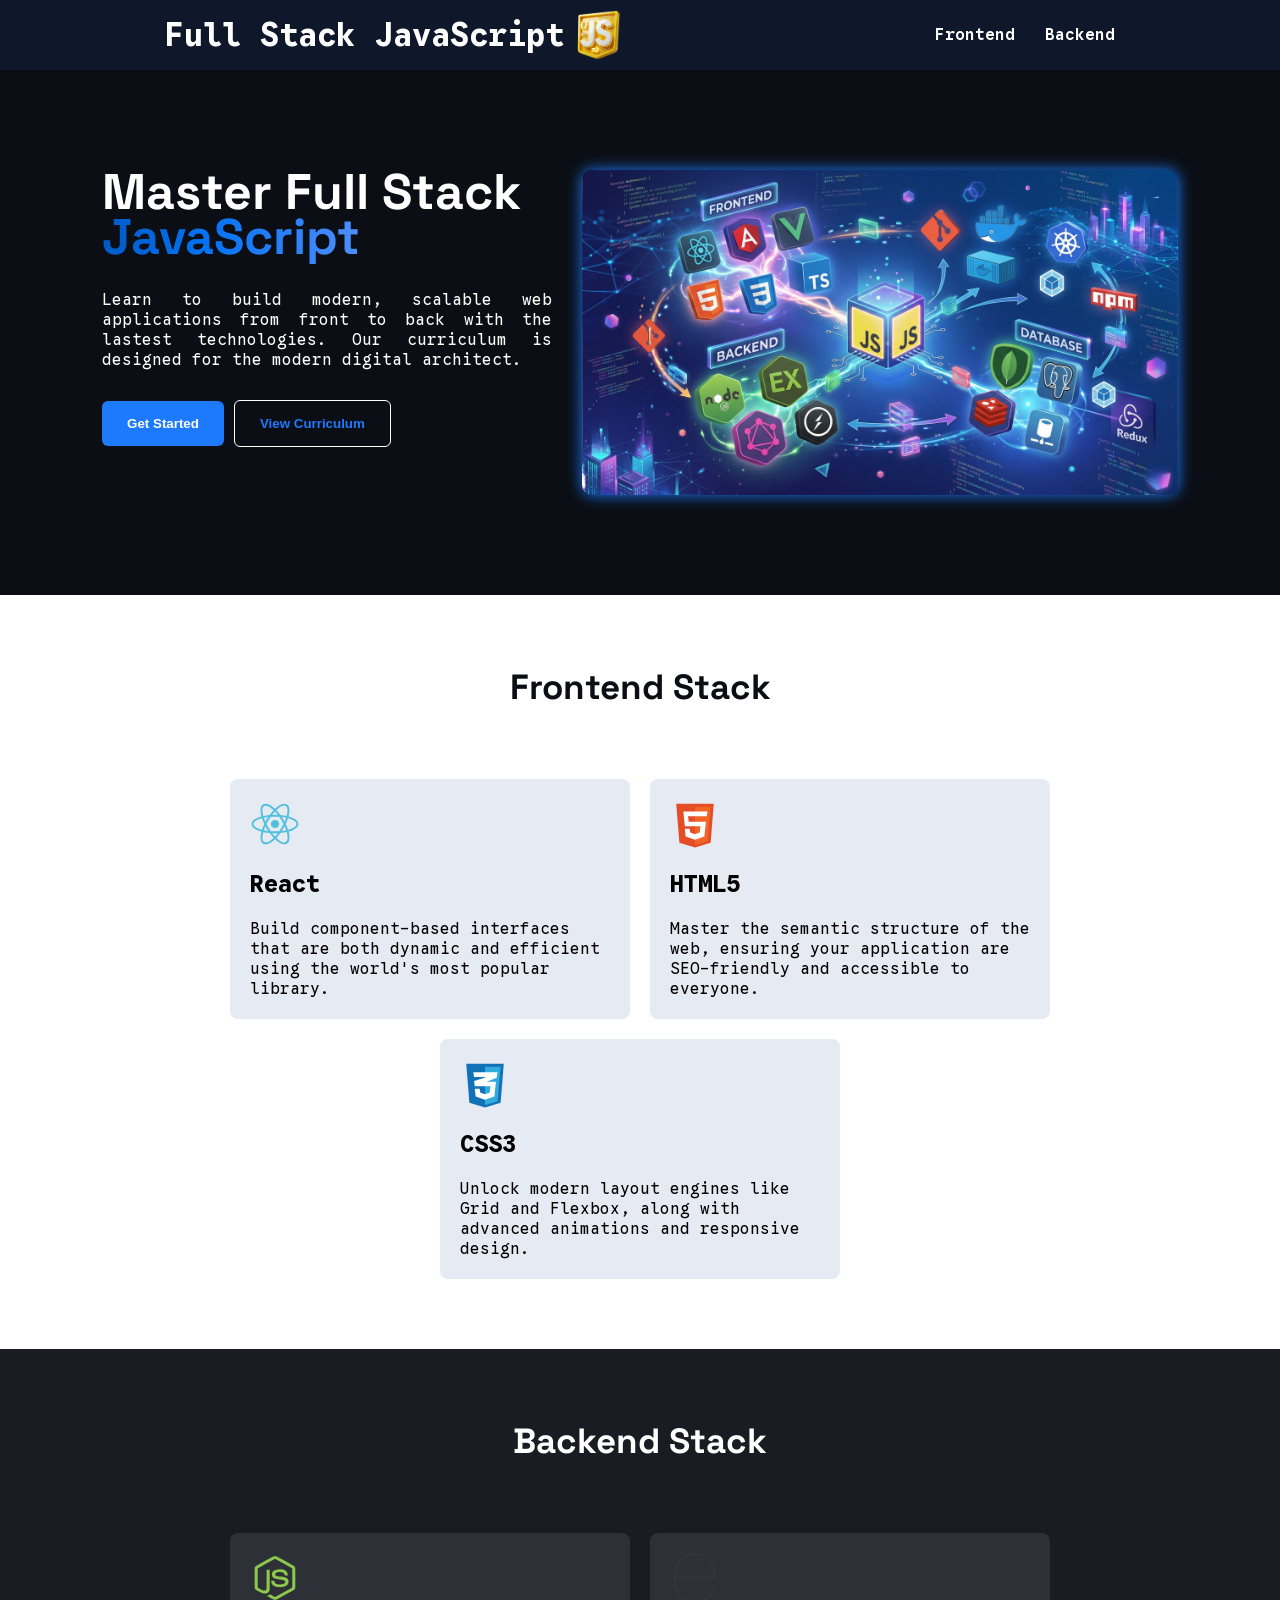
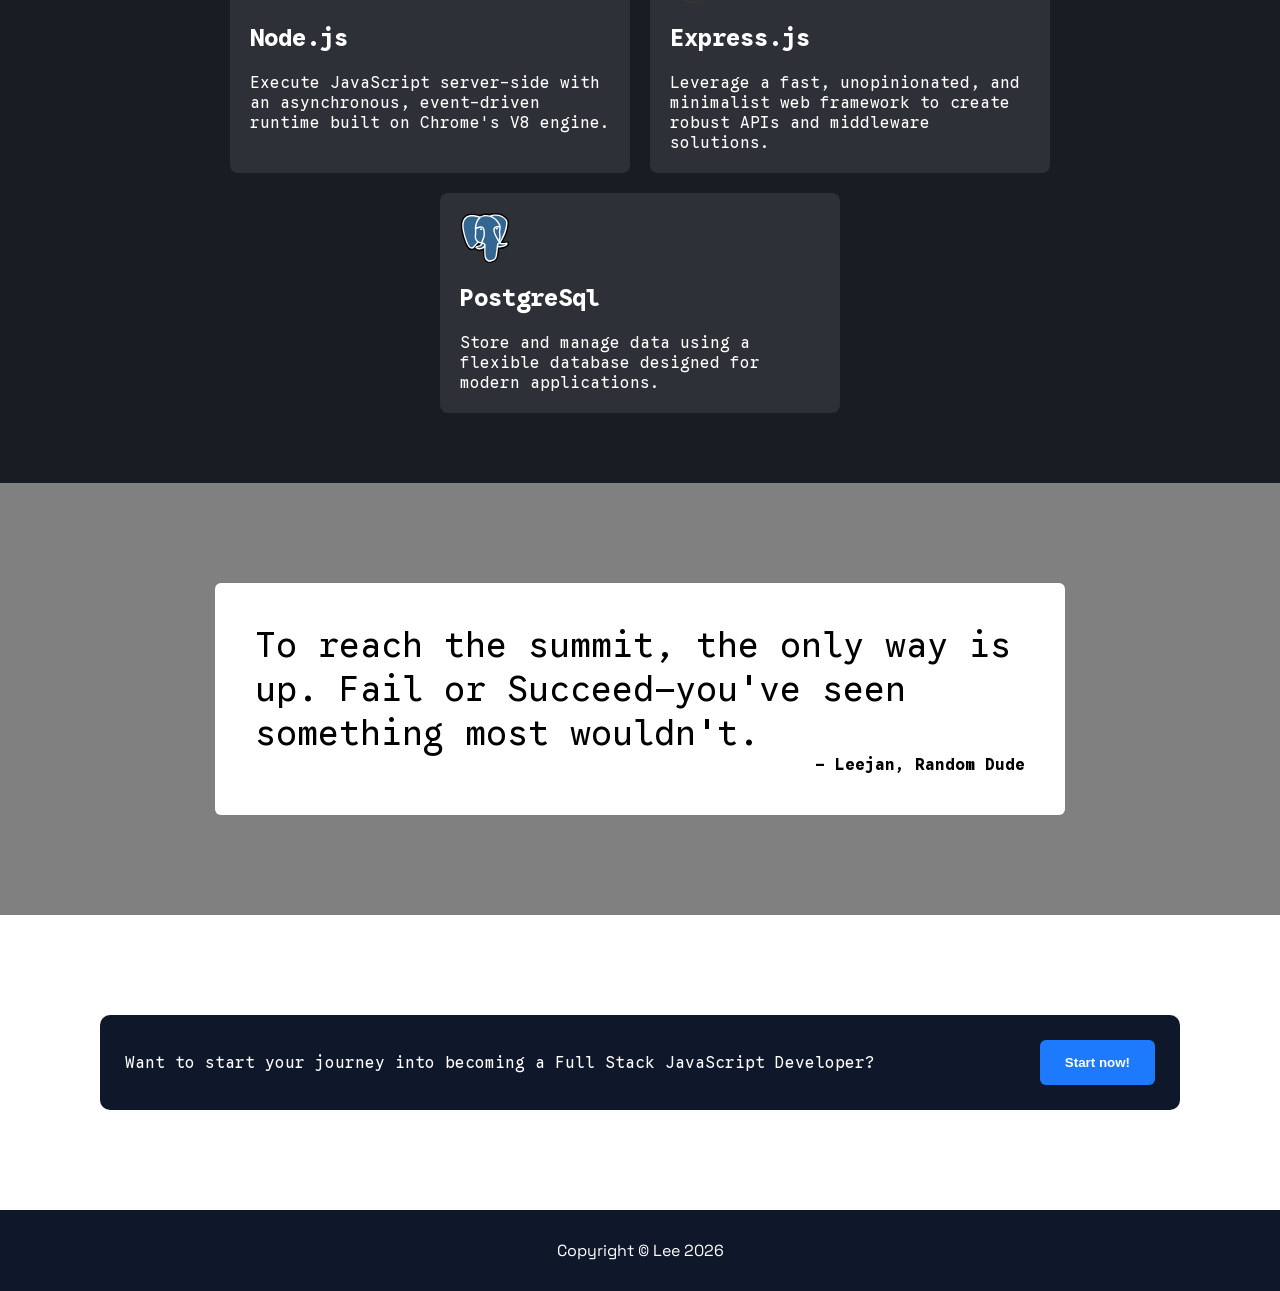
<file: index.html>
<!DOCTYPE html>
<html lang="en">
<head>
    <meta charset="UTF-8">
    <meta name="viewport" content="width=device-width, initial-scale=1.0">
    <title>Full Stack JavaScript</title>
    <link rel="stylesheet" href="style.css">
</head>
<body>
    <!-- Header -->
    <header>
        <div class="logo">
            <h1 class="text-logo">Full Stack JavaScript</h1>
            <img class="img-logo" src="images/js-logo.png" alt="A logo of Full Stack JavaScript">
        </div>
        
        <nav class="nav-links">
            <ul>
                <li><a href="#frontend">Frontend</a></li>
                <li><a href="#backend">Backend</a></li>
            </ul>
        </nav>
    </header>
    <!-- Main sections -->
    <main>
        <!-- Intro Section -->
        <section class="intro-section">
            <div class="intro-left">
                <h2 class="intro-hero">Master Full Stack <span class="intro-hero-focus">JavaScript</span></h2>
                <p class="intro-text">
                    Learn to build modern, scalable web applications from front to back with the lastest technologies.
                    Our curriculum is designed for the modern digital architect.
                </p>
                <div class="btn-container">
                    <button class="btn cta">Get Started</button>
                    <button class="btn view">View Curriculum</button>
                </div>
            </div>
            <img class="intro-right" src="/images/js-tech-stack.png" alt="JavaScript Full Tech Stack">
        </section>
        <!-- Frontend Section -->
        <section class="stack-section" id="frontend">
            <h2 class="stack-hero frontend">Frontend Stack</h2>
            <div class="stack-container">
                <div class="stack frontend">
                    <img class="stack-img" src="/images/react-svgrepo-com.svg" alt="Picture of react">
                    <h2 class="stack-name frontend">React</h2>
                    <p class="stack-info frontend">
                        Build component-based interfaces that are both dynamic and efficient using the world's most popular library.
                    </p>    
                </div>
                <div class="stack frontend">
                    <img class="stack-img" src="/images/html-5-svgrepo-com.svg" alt="Picture of HTML5">
                    <h2 class="stack-name frontend">HTML5</h2>
                    <p class="stack-info frontend">
                        Master the semantic structure of the web, ensuring your application are SEO-friendly and accessible to everyone.
                    </p>    
                </div>
                <div class="stack frontend">
                    <img class="stack-img" src="images/css-3-svgrepo-com.svg" alt="Picture of CSS3">
                    <h2 class="stack-name frontend">CSS3</h2>
                    <p class="stack-info frontend">
                        Unlock modern layout engines like Grid and Flexbox, along with advanced animations and responsive design.
                    </p>    
                </div>
            </div>
        </section>
        <!-- Backend Section -->
        <section class="stack-section" id="backend">
            <h2 class="stack-hero backend">Backend Stack</h2>
            <div class="stack-container">
                <div class="stack backend">
                    <img class="stack-img" src="/images/node-js-svgrepo-com.svg" alt="Picture of Node.js">
                    <h2 class="stack-name backend">Node.js</h2>
                    <p class="stack-info backend">
                        Execute JavaScript server-side with an asynchronous, event-driven runtime built on Chrome's V8 engine.
                    </p>    
                </div>
                <div class="stack backend">
                    <img class="stack-img express" src="/images/express-svgrepo-com.svg" alt="Picture of Express.js">
                    <h2 class="stack-name backend">Express.js</h2>
                    <p class="stack-info backend">
                        Leverage a fast, unopinionated, and minimalist web framework to create robust APIs and middleware solutions.
                    </p>    
                </div>
                <div class="stack backend">
                    <img class="stack-img" src="images/postgresql-svgrepo-com.svg" alt="Picture of PostgreSql">
                    <h2 class="stack-name backend">PostgreSql</h2>
                    <p class="stack-info backend">
                        Store and manage data using a flexible database designed for modern applications.
                    </p>    
                </div>
            </div>
        </section>
        <!-- Motivation Section -->
        <section class="motivation-section">
            <div class="moti-container">
                <p class="quote">To reach the summit, the only way is up. Fail or Succeed—you've seen something most wouldn't.</p>
                <p class="author">- Leejan, Random Dude</p>
            </div>
        </section>

        <!-- Call To Action Section -->
        <section class="cta-section">
            <div class="cta-container">
                <p class="cta-text">Want to start your journey into becoming a Full Stack JavaScript Developer?</p>
                <button class="btn cta">Start now!</button>
            </div>
        </section>
    </main>
    <!-- Footer -->
    <footer>
        <p class="copyright">
            Copyright © Lee 2026
        </p>
    </footer>
</body>
</html>
</file>
<file: style.css>
@import url('https://fonts.googleapis.com/css2?family=Google+Sans+Code:ital,wght@0,300..800;1,300..800&family=Roboto:ital,wght@0,100..900;1,100..900&display=swap');
@import url('https://fonts.googleapis.com/css2?family=Space+Grotesk:wght@300..700&display=swap');

* {
    margin: 0;
    padding: 0;
    box-sizing: border-box;
}

body {
    font-family: "Google Sans Code", "Space Grotesk";
}

/* Header */
header {
    padding: 10px;
    display: flex;
    justify-content: space-around;
    background-color: #0F172A;
    align-items: center;
    box-shadow: 0 3px 15px;
}

.logo {
    display: flex;
    align-items: center;
    gap: 10px;
}

.text-logo {
    color: white;
}

.img-logo {
    height: auto;
    width: 50px;
}

ul {
    list-style-type: none;
    display: flex;
    gap: 30px;
}

li a {
    text-decoration: none;
    color: white;
    font-weight: 600;
    transition: 2s ease-in-out;
    position: relative;
}

li a:after{
    content: '';
    position: absolute;
    left: 0;
    bottom: -6px;
    width: 100%;
    height: 3px;
    background-color: #1D7AFC;
    border-radius: 20px;
    transform: scaleX(0);
    transform-origin: right;
    transition: transform .3s;
}

li a:hover::after{
    transform-origin: left;
    transform: scaleX(1);
}

/* Intro Section */

.intro-section {
    display: flex;
    justify-content: center;
    padding: 100px;    
    background-color: #0B0E14;
    gap: 30px;
}

.intro-left {
    width: 450px;
    color: white;
    display: flex;
    flex-direction: column;
    gap: 30px;
}

.intro-hero {
    font-size: 50px;
    font-family: "Space Grotesk";
    line-height: .9;
}

.intro-hero-focus{
    background: linear-gradient(90deg,rgba(0, 90, 196, 1) 0%, rgba(1, 114, 243, 1) 39%, rgba(78, 142, 255, 1) 100%);
    -webkit-background-clip: text;
    background-clip: text;
    color: transparent;
}

.intro-text {
    text-align: justify;
}

.intro-right {
    height: 325px;
    width: auto;
    border-radius: 10px;
    box-shadow: 0 0 15px #1D7AFC;
}

.btn {
    padding: 15px 25px;
    border-radius: 6px;
    border: none;
    font-weight: 800;
}

.btn.cta {
    background-color: #1D7AFC;
    color: white;
    cursor: pointer;
    transition: 0.3s;
}

.btn.cta:hover {
    background: white;
    color: #1D7AFC;
}

.btn.view {
    background-color: transparent;
    border: 1px solid white;
    color: #1D7AFC;
    cursor: pointer;
    transition: 0.3s;
}

.btn.view:hover {
    background-color: #1D7AFC;
    color: white;
}

/* Frontend Section */

#frontend {
    background-color: white;
}

.stack-section {
    padding: 70px;
    display: flex;
    flex-direction: column;
    gap: 70px;
}

.stack-hero {
    font-family: "Space Grotesk";
    font-size: 35px;
    text-align: center;
}

.stack-hero.frontend{
    color: #0B0E14;
}

.stack-container {
    display: flex;
    justify-content: center;
    gap: 20px;
    flex-wrap: wrap;
}

.stack {
    padding: 20px;
    display: flex;
    flex-direction: column;
    gap: 20px;
    width: 400px;
    height: auto;
    border-radius: 8px;
}

.stack.frontend {
    background-color: #e5eaf3;
}

.stack-name.frontend, .stack-info.frontend {
    color: black;
}


.stack-img {
    width: 50px;
    height: auto;
}

/* Backend Section */

#backend {
    background-color: #191C22;
}

.stack-hero.backend {
    color: white;
}

.stack.backend {
    background-color: #2E3037;
}

.stack-name.backend, .stack-info.backend {
    color: white;
}

/* Motivation Section */

.motivation-section {
    background-color: grey;
    padding: 100px;
    display: flex;
    align-items: center;
    justify-content: center;
}

.moti-container {
    background-color: white;
    padding: 40px;
    border-radius: 6px;
    width: 850px;
}

.quote {
    font-size: 35px;
}

.author {
    text-align: right;
    font-weight: bold; 
}


/* Call to Action Section */

.cta-section {
    padding: 100px;    
    display: flex;
    justify-content: center; 
}

.cta-container {
    display: flex;
    align-items: center;
    justify-content: space-between;
    background-color: #0F172A;
    padding: 25px;
    border-radius: 10px;
    width: 1100px;
}


.cta-text {
    color: white;
}

/* Footer Section */

footer {
    background-color: #0F172A;
    padding: 30px;
}

.copyright {
    text-align: center;
    color: white;
    font-family: "Space Grotesk";
}
</file>
